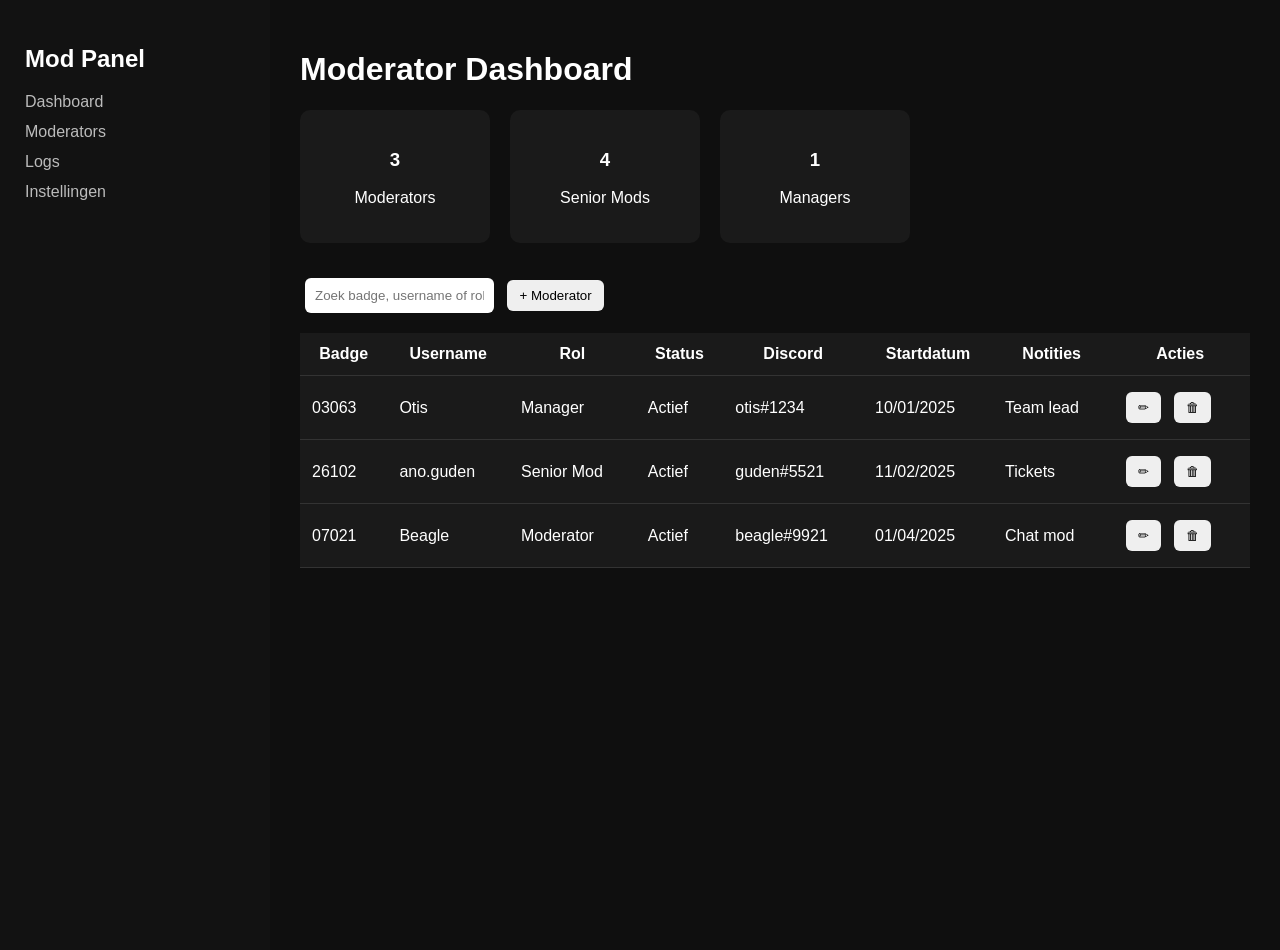
<file: index.html>
<!DOCTYPE html>
<html lang="nl">
<head>
<meta charset="UTF-8">
<title>Moderator Dashboard</title>
<link rel="stylesheet" href="style.css">
</head>

<body>

<div class="sidebar">
<h2>Mod Panel</h2>

<a href="#">Dashboard</a>
<a href="#">Moderators</a>
<a href="#">Logs</a>
<a href="#">Instellingen</a>

</div>

<div class="main">

<h1>Moderator Dashboard</h1>

<div class="stats">

<div class="card">
<h3 id="modCount">0</h3>
<p>Moderators</p>
</div>

<div class="card">
<h3>4</h3>
<p>Senior Mods</p>
</div>

<div class="card">
<h3>1</h3>
<p>Managers</p>
</div>

</div>

<div class="controls">

<input type="text" id="search" placeholder="Zoek badge, username of rol">

<button onclick="openAdd()">+ Moderator</button>

</div>

<table>

<thead>
<tr>
<th>Badge</th>
<th>Username</th>
<th>Rol</th>
<th>Status</th>
<th>Discord</th>
<th>Startdatum</th>
<th>Notities</th>
<th>Acties</th>
</tr>
</thead>

<tbody id="mods">

<tr>
<td>03063</td>
<td>Otis</td>
<td>Manager</td>
<td>Actief</td>
<td>otis#1234</td>
<td>10/01/2025</td>
<td>Team lead</td>
<td>
<button onclick="editRow(this)">✏</button>
<button onclick="deleteRow(this)">🗑</button>
</td>
</tr>

<tr>
<td>26102</td>
<td>ano.guden</td>
<td>Senior Mod</td>
<td>Actief</td>
<td>guden#5521</td>
<td>11/02/2025</td>
<td>Tickets</td>
<td>
<button onclick="editRow(this)">✏</button>
<button onclick="deleteRow(this)">🗑</button>
</td>
</tr>

<tr>
<td>07021</td>
<td>Beagle</td>
<td>Moderator</td>
<td>Actief</td>
<td>beagle#9921</td>
<td>01/04/2025</td>
<td>Chat mod</td>
<td>
<button onclick="editRow(this)">✏</button>
<button onclick="deleteRow(this)">🗑</button>
</td>
</tr>

</tbody>

</table>

</div>

<div id="modal" class="modal">

<div class="modalBox">

<h3>Moderator aanpassen</h3>

<input id="badge" placeholder="Badge nummer">
<input id="username" placeholder="Username">
<input id="role" placeholder="Rol">
<input id="status" placeholder="Status">
<input id="discord" placeholder="Discord">
<input id="date" placeholder="Startdatum">
<input id="notes" placeholder="Notities">

<button onclick="save()">Opslaan</button>
<button onclick="closeModal()">Sluiten</button>

</div>

</div>

<script src="script.js"></script>

</body>
</html>
</file>
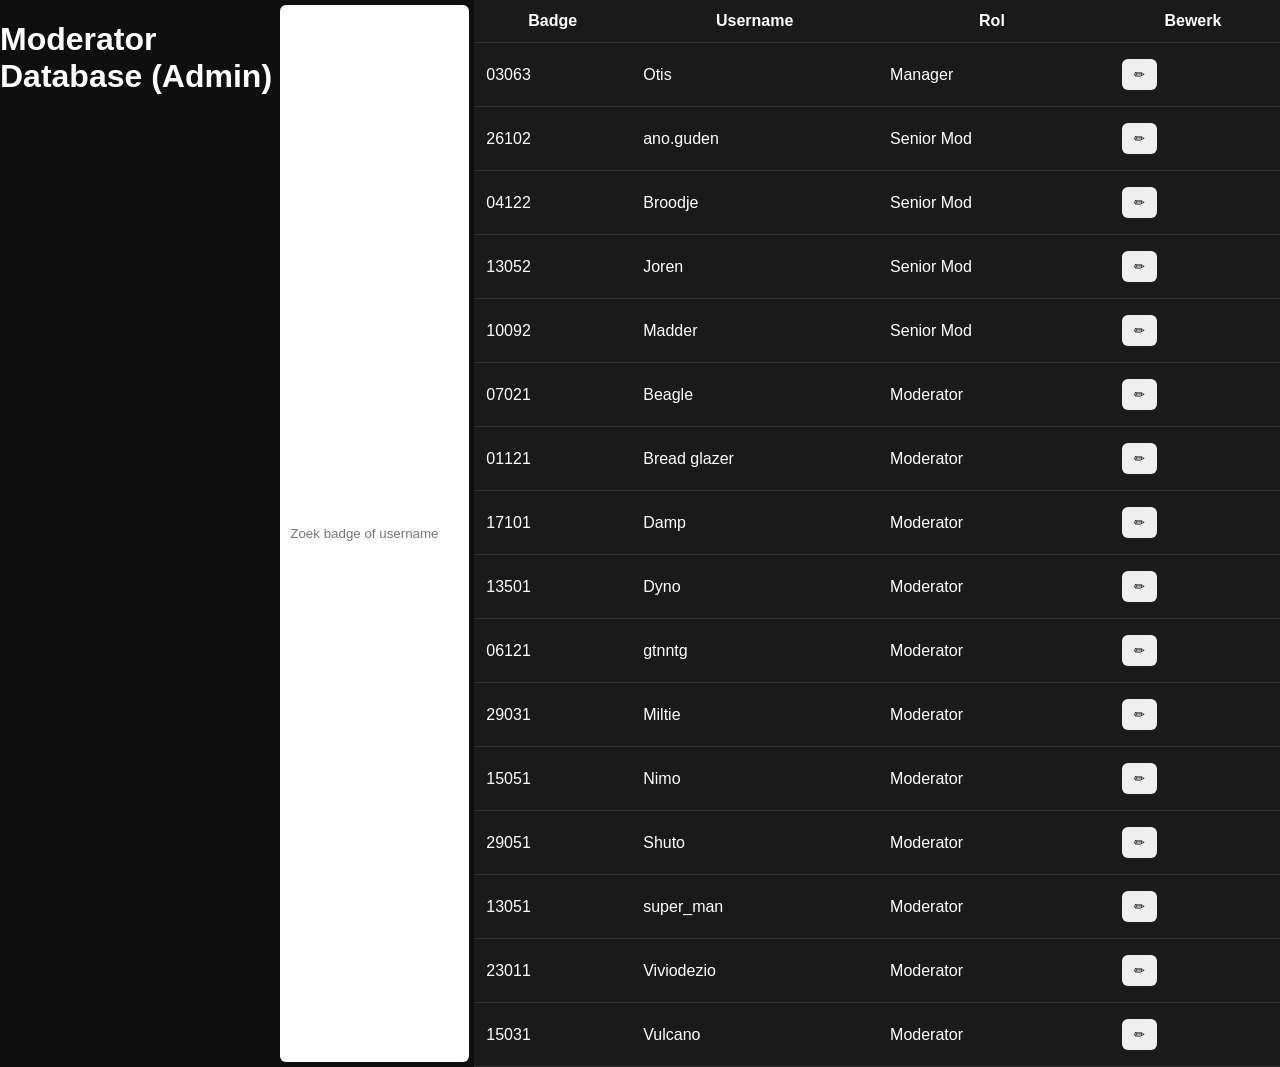
<file: admin.html>
<!DOCTYPE html>
<html lang="nl">
<head>
<meta charset="UTF-8">
<title>Admin Panel</title>
<link rel="stylesheet" href="style.css">
</head>
<body>

<h1>Moderator Database (Admin)</h1>

<input type="text" id="search" placeholder="Zoek badge of username">

<table>
<thead>
<tr>
<th>Badge</th>
<th>Username</th>
<th>Rol</th>
<th>Bewerk</th>
</tr>
</thead>

<tbody id="mods">
<tr><td>03063</td><td>Otis</td><td>Manager</td><td><button onclick="editRow(this)">✏</button></td></tr>
<tr><td>26102</td><td>ano.guden</td><td>Senior Mod</td><td><button onclick="editRow(this)">✏</button></td></tr>
<tr><td>04122</td><td>Broodje</td><td>Senior Mod</td><td><button onclick="editRow(this)">✏</button></td></tr>
<tr><td>13052</td><td>Joren</td><td>Senior Mod</td><td><button onclick="editRow(this)">✏</button></td></tr>
<tr><td>10092</td><td>Madder</td><td>Senior Mod</td><td><button onclick="editRow(this)">✏</button></td></tr>
<tr><td>07021</td><td>Beagle</td><td>Moderator</td><td><button onclick="editRow(this)">✏</button></td></tr>
<tr><td>01121</td><td>Bread glazer</td><td>Moderator</td><td><button onclick="editRow(this)">✏</button></td></tr>
<tr><td>17101</td><td>Damp</td><td>Moderator</td><td><button onclick="editRow(this)">✏</button></td></tr>
<tr><td>13501</td><td>Dyno</td><td>Moderator</td><td><button onclick="editRow(this)">✏</button></td></tr>
<tr><td>06121</td><td>gtnntg</td><td>Moderator</td><td><button onclick="editRow(this)">✏</button></td></tr>
<tr><td>29031</td><td>Miltie</td><td>Moderator</td><td><button onclick="editRow(this)">✏</button></td></tr>
<tr><td>15051</td><td>Nimo</td><td>Moderator</td><td><button onclick="editRow(this)">✏</button></td></tr>
<tr><td>29051</td><td>Shuto</td><td>Moderator</td><td><button onclick="editRow(this)">✏</button></td></tr>
<tr><td>13051</td><td>super_man</td><td>Moderator</td><td><button onclick="editRow(this)">✏</button></td></tr>
<tr><td>23011</td><td>Viviodezio</td><td>Moderator</td><td><button onclick="editRow(this)">✏</button></td></tr>
<tr><td>15031</td><td>Vulcano</td><td>Moderator</td><td><button onclick="editRow(this)">✏</button></td></tr>
</tbody>

</table>

<div id="formBox" style="display:none">
<h3>Gegevens aanpassen</h3>
<input id="badge">
<input id="username">
<input id="role">
<button onclick="save()">Opslaan</button>
</div>

<script src="admin.js"></script>
<script src="search.js"></script>

</body>
</html>
</file>
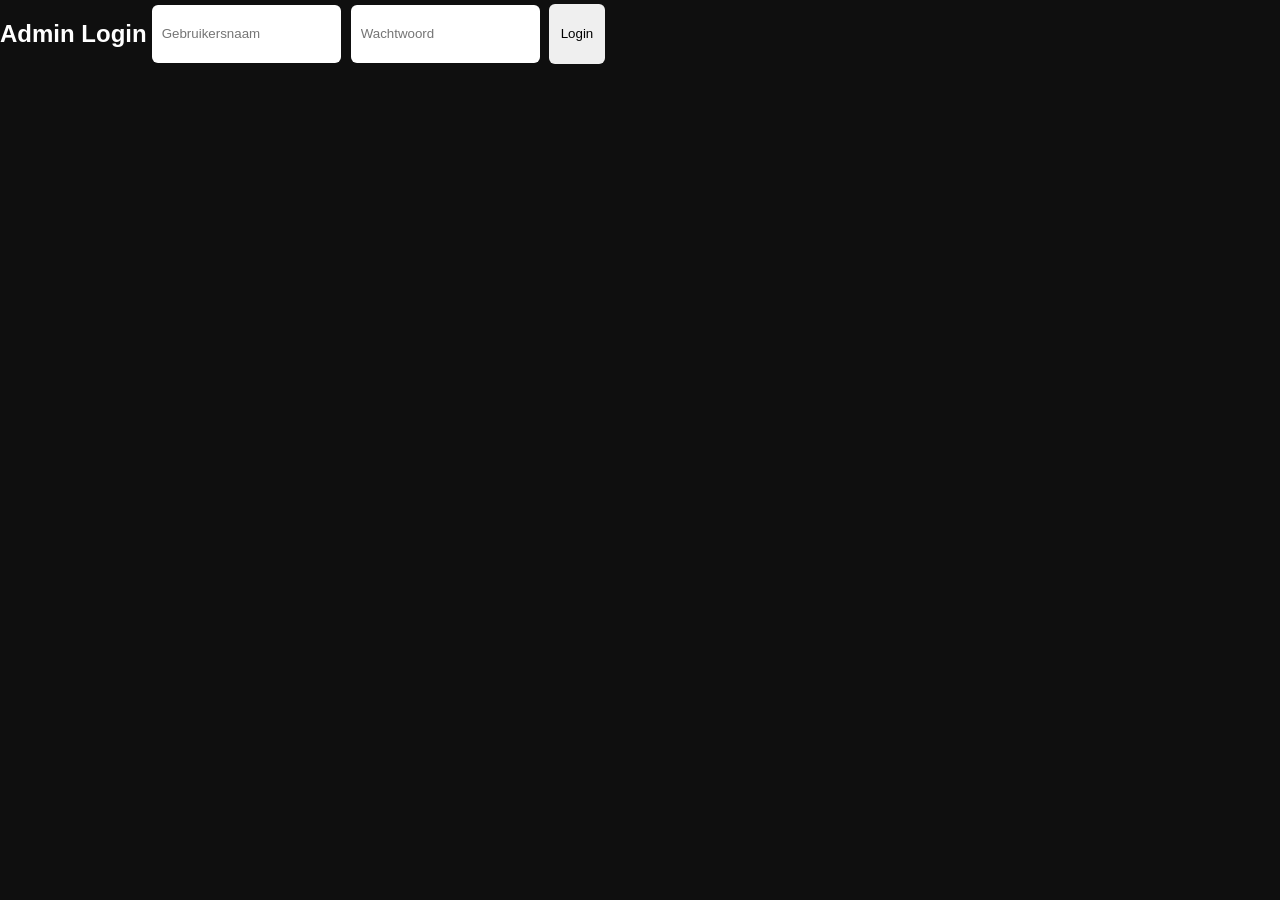
<file: login.html>
<!DOCTYPE html>
<html lang="nl">
<head>
<meta charset="UTF-8">
<title>Admin Login</title>
<link rel="stylesheet" href="style.css">
</head>
<body>

<h2>Admin Login</h2>

<input type="text" id="user" placeholder="Gebruikersnaam">
<input type="password" id="pass" placeholder="Wachtwoord">
<button onclick="checkLogin()">Login</button>

<script>
function checkLogin(){
let user=document.getElementById("user").value
let pass=document.getElementById("pass").value

if(user==="admin" && pass==="otis"){
window.location.href="admin.html"
}else{
alert("Foute login")
}
}
</script>

</body>
</html>
</file>
<file: style.css>
body{
margin:0;
font-family:Arial;
background:#0f0f0f;
color:white;
display:flex;
}

.sidebar{
width:220px;
background:#121212;
height:100vh;
padding:25px;
}

.sidebar h2{
margin-bottom:20px;
}

.sidebar a{
display:block;
margin:12px 0;
color:#bbb;
text-decoration:none;
}

.sidebar a:hover{
color:white;
}

.main{
flex:1;
padding:30px;
}

.stats{
display:flex;
gap:20px;
margin-bottom:30px;
}

.card{
background:#1a1a1a;
padding:20px;
border-radius:10px;
width:150px;
text-align:center;
}

.controls{
margin-bottom:15px;
}

input{
padding:10px;
margin:5px;
border-radius:6px;
border:none;
}

button{
padding:8px 12px;
border:none;
border-radius:6px;
cursor:pointer;
margin:4px;
}

table{
width:100%;
border-collapse:collapse;
background:#1a1a1a;
}

th,td{
padding:12px;
border-bottom:1px solid #333;
}

tr:hover{
background:#222;
}

.modal{
display:none;
position:fixed;
top:0;
left:0;
width:100%;
height:100%;
background:rgba(0,0,0,0.7);
align-items:center;
justify-content:center;
}

.modalBox{
background:#1a1a1a;
padding:25px;
border-radius:10px;
display:flex;
flex-direction:column;
}
</file>
